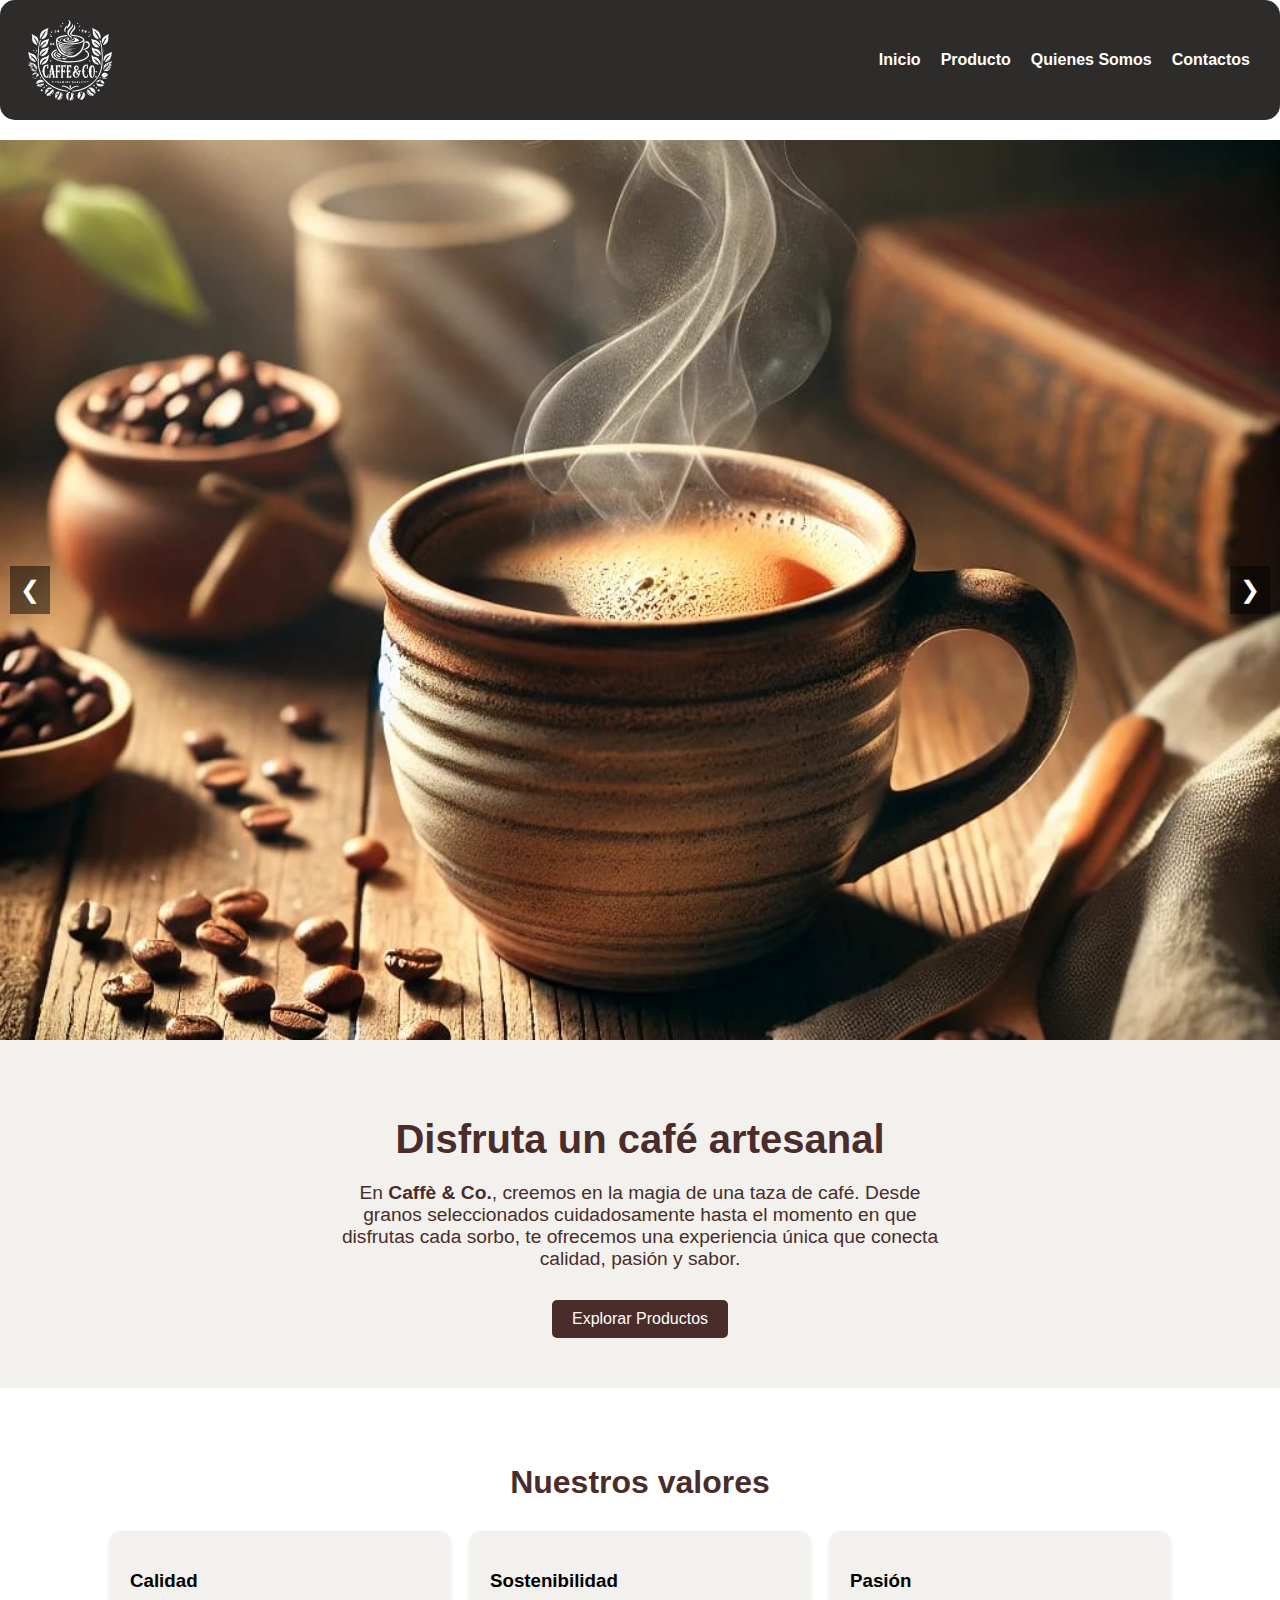
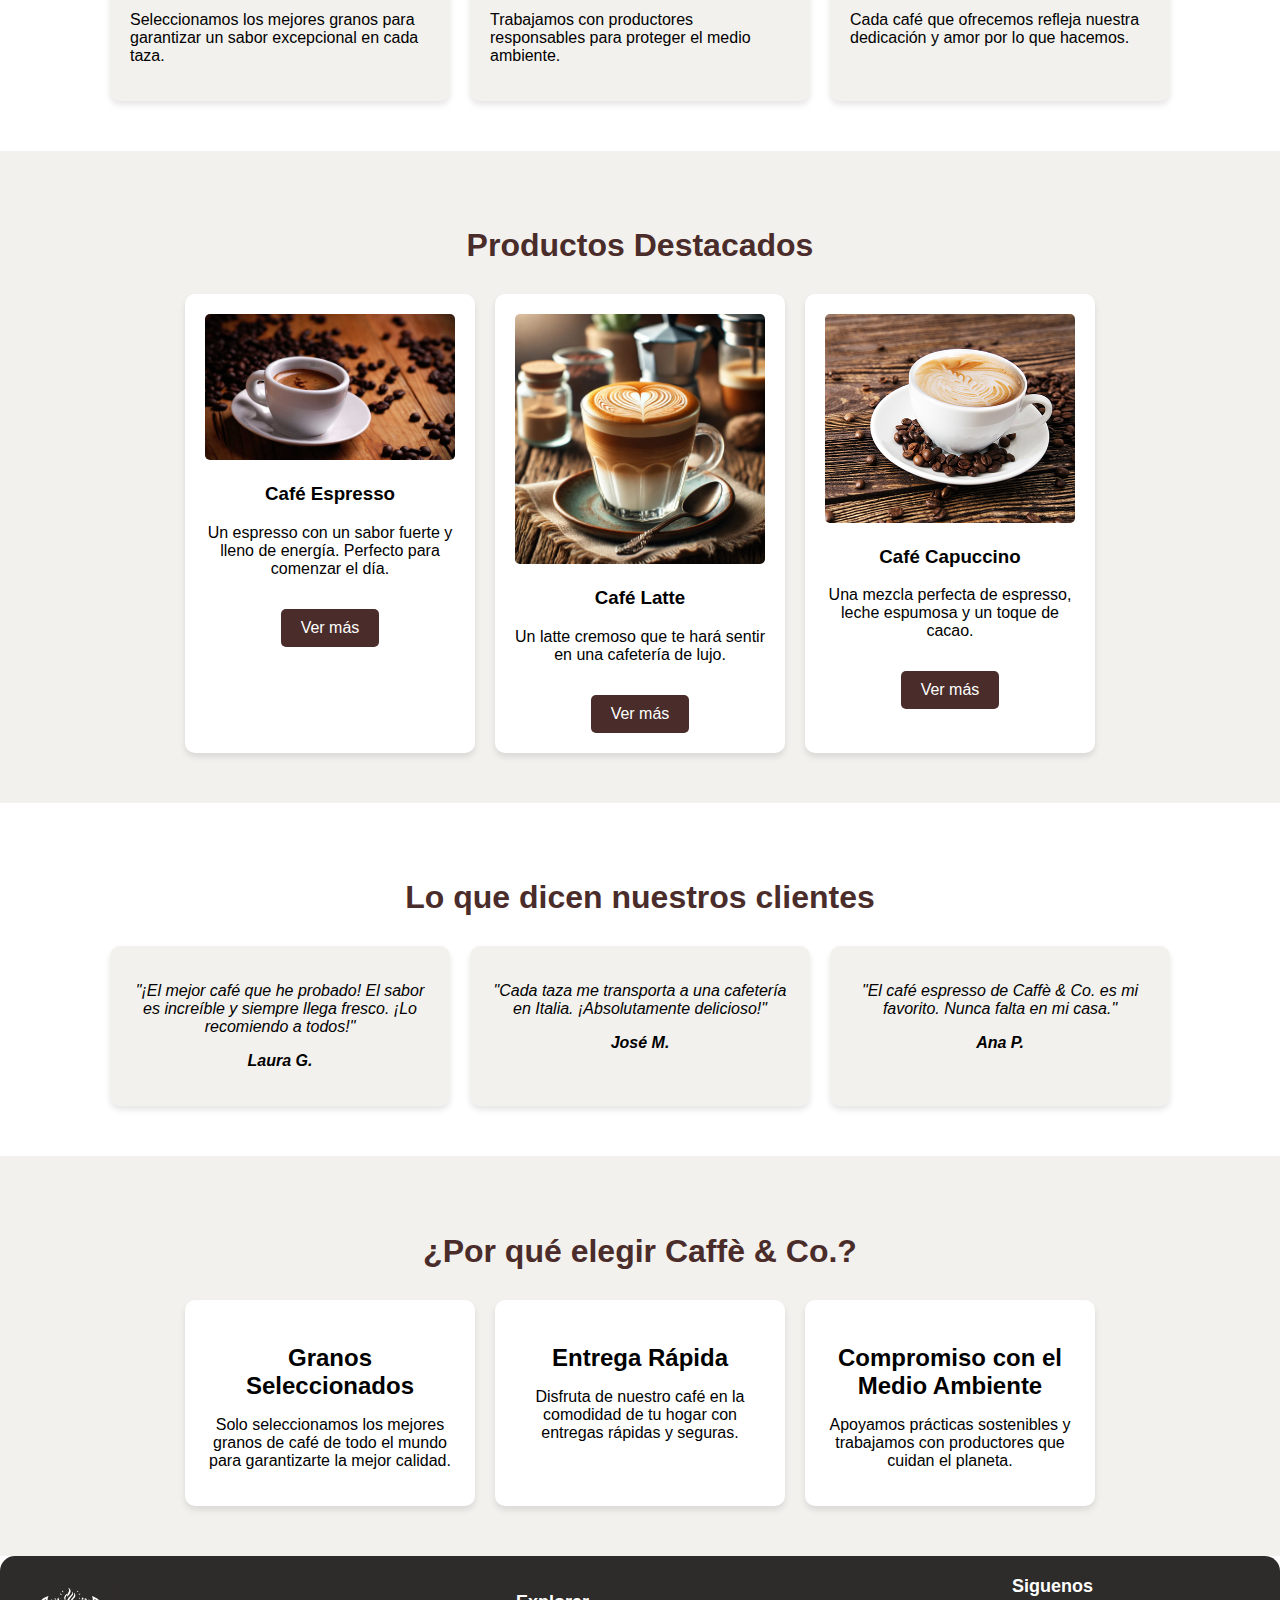
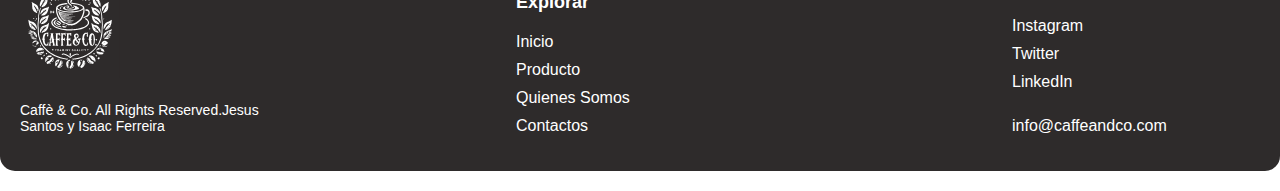
<file: index.html>
<!DOCTYPE html>
<html lang="en">
<head>
    <meta charset="UTF-8" />
    <meta name="viewport" content="width=device-width, initial-scale=1.0" />
    <title>Caffè & Co| Inicio</title>
    <link href="Css/Styles.css" rel="stylesheet" />
</head>
<body>
    <header>
        <nav class="navegacion">
            <img class="Logo-Caffe"     src="Images/Logo-Caffes.svg" alt="" />
            <div class="menu-icon" >
                <svg xmlns="http://www.w3.org/2000/svg" width="30" height="30" viewBox="0 0 30 30">
                    <path d="M0 7h30v4H0zm0 7h30v4H0zm0 7h30v4H0z" fill="#fff"/>
                </svg>
            </div>
            <div class="nav-links" id="navLinks">
                <a class="nav-link" href="index.html">Inicio</a>
                <a class="nav-link" href="producto.html">Producto</a>
                <a class="nav-link" href="quienes-somos.html">Quienes Somos</a>
                <a class="nav-link" href="contactos.html">Contactos</a>
            </div>
        </nav>
    </header>

    <section class="carousel">
        <div class="carousel-container">
          <img src="Images/Taza1.jpg" alt="" class="carousel-item">
          <img src="Images/Taza2.jpg" alt="" class="carousel-item">
          <img src="Images/Taza3.jpg" alt="" class="carousel-item">
        </div>
        <button class="carousel-button prev" onclick="changeSlide(-1)">&#10094;</button>
        <button class="carousel-button next" onclick="changeSlide(1)">&#10095;</button>
      </section>

      <section class="introduccion">
        <h1>Disfruta un café artesanal</h1>
        <p>
            En <strong>Caffè & Co.</strong>, creemos en la magia de una taza de café. Desde granos seleccionados cuidadosamente hasta 
            el momento en que disfrutas cada sorbo, te ofrecemos una experiencia única que conecta calidad, pasión y sabor.
        </p>
        <a href="producto.html" class="btn">Explorar Productos</a>
    </section>

    <section class="values">
        <h2>Nuestros valores</h2>
        <div class="value-cards">
            <div class="card">
                <h3>Calidad</h3>
                <p>Seleccionamos los mejores granos para garantizar un sabor excepcional en cada taza.</p>
            </div>
            <div class="card">
                <h3>Sostenibilidad</h3>
                <p>Trabajamos con productores responsables para proteger el medio ambiente.</p>
            </div>
            <div class="card">
                <h3>Pasión</h3>
                <p>Cada café que ofrecemos refleja nuestra dedicación y amor por lo que hacemos.</p>
            </div>
        </div>
    </section>
    
    <section class="products">
        <h2>Productos Destacados</h2>
        <div class="product-cards">
            <div class="product-card">
                <img src="Images/Cafe-espresso.jpg" alt="Café Espresso" />
                <h3>Café Espresso</h3>
                <p>Un espresso con un sabor fuerte y lleno de energía. Perfecto para comenzar el día.</p>
                <a href="producto.html" class="btn">Ver más</a>
            </div>
            <div class="product-card">
                <img src="Images/CafeLatte.jpg" alt="Café Latte" />
                <h3>Café Latte</h3>
                <p>Un latte cremoso que te hará sentir en una cafetería de lujo.</p>
                <a href="producto.html" class="btn">Ver más</a>
            </div>
            <div class="product-card">
                <img src="Images/Cafe-Cappuccino.jpg" alt="Café Capuccino" />
                <h3>Café Capuccino</h3>
                <p>Una mezcla perfecta de espresso, leche espumosa y un toque de cacao.</p>
                <a href="producto.html" class="btn">Ver más</a>
            </div>
        </div>
    </section>

    <section class="testimonials">
        <h2>Lo que dicen nuestros clientes</h2>
        <div class="testimonial-cards">
            <div class="testimonial-card">
                <p>"¡El mejor café que he probado! El sabor es increíble y siempre llega fresco. ¡Lo recomiendo a todos!"</p>
                <p><strong>Laura G.</strong></p>
            </div>
            <div class="testimonial-card">
                <p>"Cada taza me transporta a una cafetería en Italia. ¡Absolutamente delicioso!"</p>
                <p><strong>José M.</strong></p>
            </div>
            <div class="testimonial-card">
                <p>"El café espresso de Caffè & Co. es mi favorito. Nunca falta en mi casa."</p>
                <p><strong>Ana P.</strong></p>
            </div>
        </div>
    </section>
    <section class="benefits">
        <h2>¿Por qué elegir Caffè & Co.?</h2>
        <div class="benefit-cards">
            <div class="benefit-card">
                <h3>Granos Seleccionados</h3>
                <p>Solo seleccionamos los mejores granos de café de todo el mundo para garantizarte la mejor calidad.</p>
            </div>
            <div class="benefit-card">
                <h3>Entrega Rápida</h3>
                <p>Disfruta de nuestro café en la comodidad de tu hogar con entregas rápidas y seguras.</p>
            </div>
            <div class="benefit-card">
                <h3>Compromiso con el Medio Ambiente</h3>
                <p>Apoyamos prácticas sostenibles y trabajamos con productores que cuidan el planeta.</p>
            </div>
        </div>
    </section>
            
    
      


    <footer class="footer">
        <div class="footer-section">
            <img src="Images/Logo-Caffes.svg" alt="" class="footer-logo">
            <p class="footer-text">Caffè & Co. All Rights Reserved.Jesus Santos y Isaac Ferreira </p>
        </div>
        <div class="footer-section">
            <div class="footer-title">Explorar</div>
            <a href="index.html" class="footer-link">Inicio</a>
            <a href="producto.html" class="footer-link">Producto</a>
            <a href="quienes-somos.html" class="footer-link">Quienes Somos</a>
            <a href="Contactos.html" class="footer-link">Contactos</a>
        </div>

        <div class="footer-section">
            <div class="footer-title">Siguenos</div>
            <a href="#" class="footer-link">Instagram</a>
            <a href="#" class="footer-link">Twitter</a>
            <a href="#" class="footer-link">LinkedIn</a>
            <p>info@caffeandco.com</p>
        </div>
    </footer>
      
    <script src="Js/Script.js"> </script>
</body>
</html>
</file>
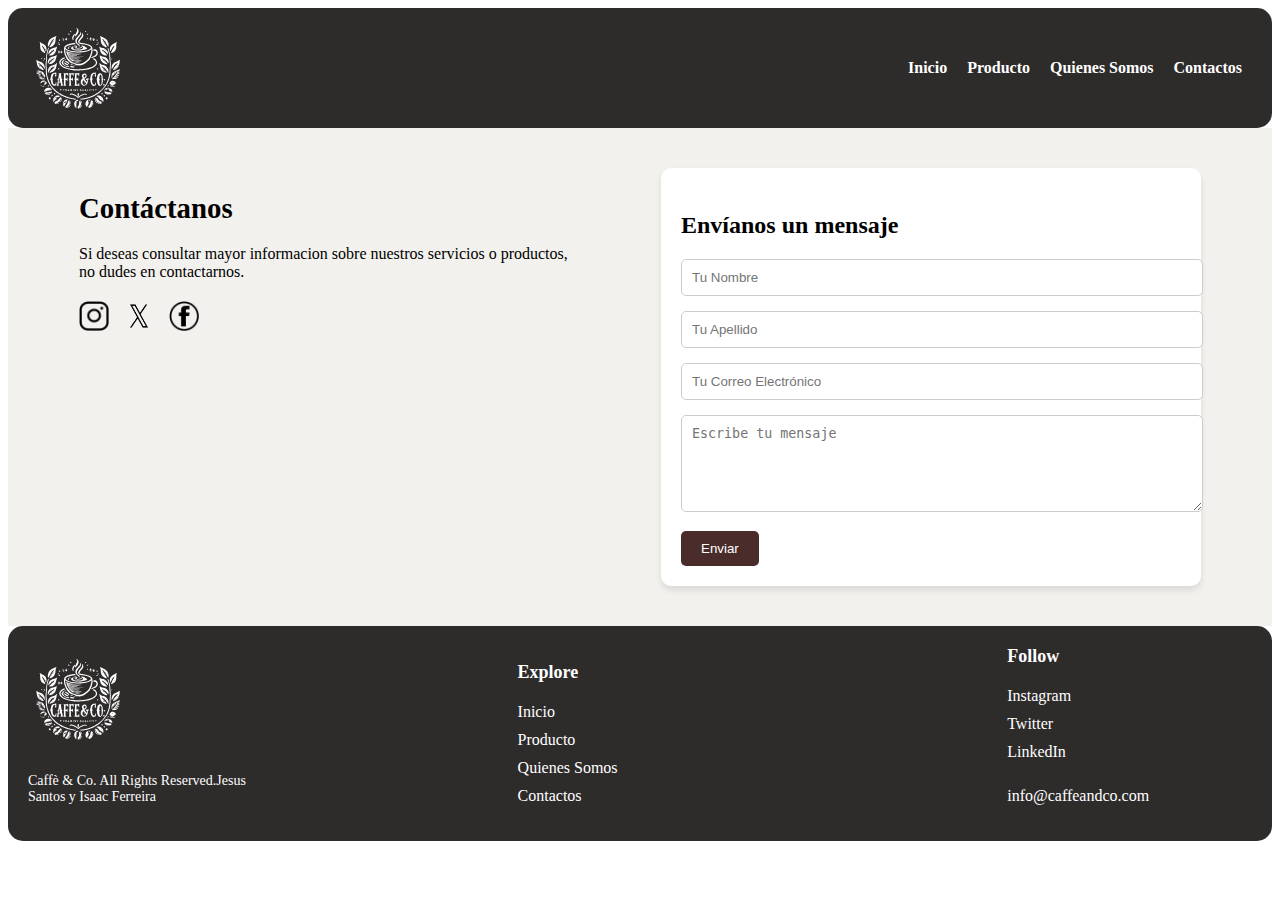
<file: contactos.html>
<!DOCTYPE html>
<html lang="en">
<head>
    <meta charset="UTF-8" />
    <meta name="viewport" content="width=device-width, initial-scale=1.0" />
    <title>Caffè & Co| Contacto</title>
    <link href="Css/Contactos.css" rel="stylesheet" />
</head>
<body>
    <header>
        <nav class="navegacion">
            <img class="Logo-Caffe" src="Images/Logo-Caffes.svg" alt="Logo Caffè & Co." />
            <div class="menu-icon" >
                <svg xmlns="http://www.w3.org/2000/svg" width="30" height="30" viewBox="0 0 30 30">
                    <path d="M0 7h30v4H0zm0 7h30v4H0zm0 7h30v4H0z" fill="#fff"/>
                </svg>
            </div>
            <div class="nav-links" id="navLinks">
                <a class="nav-link" href="index.html">Inicio</a>
                <a class="nav-link" href="producto.html">Producto</a>
                <a class="nav-link" href="quienes-somos.html">Quienes Somos</a>
                <a class="nav-link" href="contactos.html">Contactos</a>
            </div>
        </nav>
    </header>

    <section class="contact">
        <div class="contact-info">
        <h2>Contáctanos</h2>
            <p>Si deseas consultar mayor informacion sobre nuestros servicios o productos, no dudes en contactarnos.</p>
            <div class="contact-details">

                <div class="social-icons">
                    <a href="#" class="social-link">
                        <img src="Images/instagram.png" alt="Instagram" class="social-icon">
                    </a>
                    <a href="#" class="social-link">
                        <img src="Images/x.png" alt="Twitter" class="social-icon">
                    </a>
                    <a href="#" class="social-link">
                        <img src="Images/facebook.png" alt="LinkedIn" class="social-icon">
                    </a>
                </div>
            </div>
            
        </div>

        <div class="contact-form">
            <h3>Envíanos un mensaje</h3>
            <form action="#" method="">
                <input type="text" name="firstname" placeholder="Tu Nombre" required />
                <input type="text" name="lastname" placeholder="Tu Apellido" required />
                <input type="email" name="email" placeholder="Tu Correo Electrónico" required />
                <textarea name="message" placeholder="Escribe tu mensaje" rows="5" required></textarea>
                <button type="" class="btn">Enviar</button>
        </form>
        </div>
    </section>

   
    <footer class="footer">
        <div class="footer-section">
            <img src="Images/Logo-Caffes.svg" alt="" class="footer-logo">
            <p class="footer-text">Caffè & Co. All Rights Reserved.Jesus Santos y Isaac Ferreira </p>
        </div>
        <div class="footer-section">
            <div class="footer-title">Explore</div>
            <a href="#" class="footer-link">Inicio</a>
            <a href="#" class="footer-link">Producto</a>
            <a href="#" class="footer-link">Quienes Somos</a>
            <a href="#" class="footer-link">Contactos</a>
        </div>

        <div class="footer-section">
            <div class="footer-title">Follow</div>
            <a href="#" class="footer-link">Instagram</a>
            <a href="#" class="footer-link">Twitter</a>
            <a href="#" class="footer-link">LinkedIn</a>
            <p>info@caffeandco.com</p>
        </div>
    </footer>

    <script src="Js/Script.js"> </script>
</body>
</html>
</file>
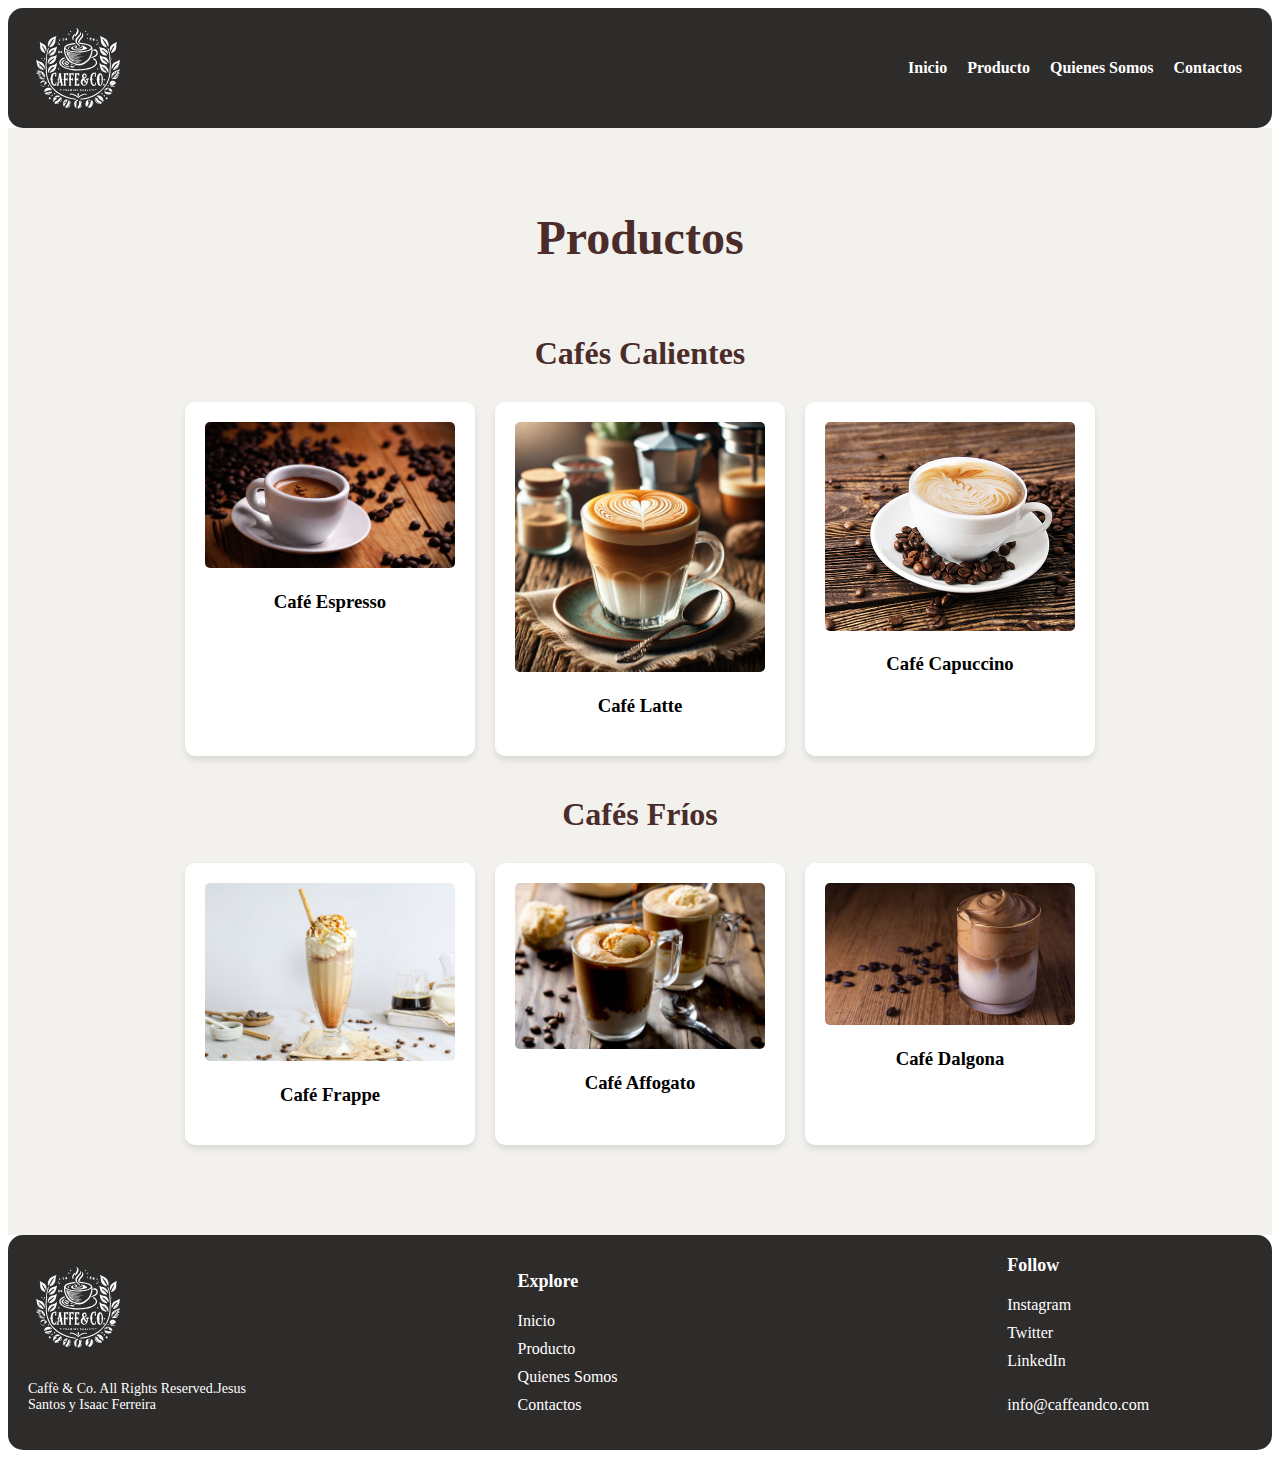
<file: producto.html>
<!DOCTYPE html>
<html lang="en">
<head>
    <meta charset="UTF-8" />
    <meta name="viewport" content="width=device-width, initial-scale=1.0" />
    <title>Caffè & Co | Productos</title>
    <link href="Css/ps.css" rel="stylesheet" />
</head>
<body>
    <header>
        <nav class="navegacion">
            <img class="Logo-Caffe" src="Images/Logo-Caffes.svg" alt="Logo de Caffè & Co." />
            <div class="menu-icon">
                <svg xmlns="http://www.w3.org/2000/svg" width="30" height="30" viewBox="0 0 30 30">
                    <path d="M0 7h30v4H0zm0 7h30v4H0zm0 7h30v4H0z" fill="#fff" />
                </svg>
            </div>
            <div class="nav-links" id="navLinks">
                <a class="nav-link" href="index.html">Inicio</a>
                <a class="nav-link" href="producto.html">Producto</a>
                <a class="nav-link" href="quienes-somos.html">Quienes Somos</a>
                <a class="nav-link" href="contactos.html">Contactos</a>
            </div>
        </nav>
    </header>

    <section class="products">
        <h1>Productos</h1>

        <h2>Cafés Calientes</h2>
        <div class="product-cards">
            <div class="product-card" data-id="espresso">
                <img src="Images/Cafe-espresso.jpg" alt="Café Espresso" />
                <h3>Café Espresso</h3>
                <div class="product-details">
                    <p>Un café espresso de alta calidad con gran aroma y cuerpo.</p>
                    <button class="buy-button">Comprar</button>
                </div>
            </div>
            <div class="product-card" data-id="latte">
                <img src="Images/CafeLatte.jpg" alt="Café Latte" />
                <h3>Café Latte</h3>
                <div class="product-details">
                    <p>Delicioso café con leche, cremoso y reconfortante.</p>
                    <button class="buy-button">Comprar</button>
                </div>
            </div>
            <div class="product-card" data-id="cappuccino">
                <img src="Images/Cafe-Cappuccino.jpg" alt="Café Capuccino" />
                <h3>Café Capuccino</h3>
                <div class="product-details">
                    <p>Café espumoso con una mezcla equilibrada de leche y espresso.</p>
                    <button class="buy-button">Comprar</button>
                </div>
            </div>
        </div>

        <h2>Cafés Fríos</h2>
        <div class="product-cards">
            <div class="product-card" data-id="frappe">
                <img src="Images/cafe-frappe.jpg" alt="Café Frappe" />
                <h3>Café Frappe</h3>
                <div class="product-details">
                    <p>Café frío batido con un toque de dulzura, perfecto para el verano.</p>
                    <button class="buy-button">Comprar</button>
                </div>
            </div>
            <div class="product-card" data-id="affogato">
                <img src="Images/cafe-affogato.png" alt="Café Affogato" />
                <h3>Café Affogato</h3>
                <div class="product-details">
                    <p>Una deliciosa mezcla de café caliente con helado de vainilla.</p>
                    <button class="buy-button">Comprar</button>
                </div>
            </div>
            <div class="product-card" data-id="dalgona">
                <img src="Images/Cafe-Dalgona.jpg" alt="Café Dalgona" />
                <h3>Café Dalgona</h3>
                <div class="product-details">
                    <p>Café espumoso y dulce, ideal para los amantes de las tendencias.</p>
                    <button class="buy-button">Comprar</button>
                </div>
            </div>
        </div>
    </section>
    
    <footer class="footer">
        <div class="footer-section">
            <img src="Images/Logo-Caffes.svg" alt="Logo" class="footer-logo" />
            <p class="footer-text">Caffè & Co. All Rights Reserved.Jesus Santos y Isaac Ferreira</p>
        </div>
        <div class="footer-section">
            <div class="footer-title">Explore</div>
            <a href="#" class="footer-link">Inicio</a>
            <a href="#" class="footer-link">Producto</a>
            <a href="#" class="footer-link">Quienes Somos</a>
            <a href="#" class="footer-link">Contactos</a>
        </div>
        <div class="footer-section">
            <div class="footer-title">Follow</div>
            <a href="#" class="footer-link">Instagram</a>
            <a href="#" class="footer-link">Twitter</a>
            <a href="#" class="footer-link">LinkedIn</a>
            <p>info@caffeandco.com</p>
        </div>
    </footer>

    <script src="Js/Script.js"></script>
</body>
</html>
</file>
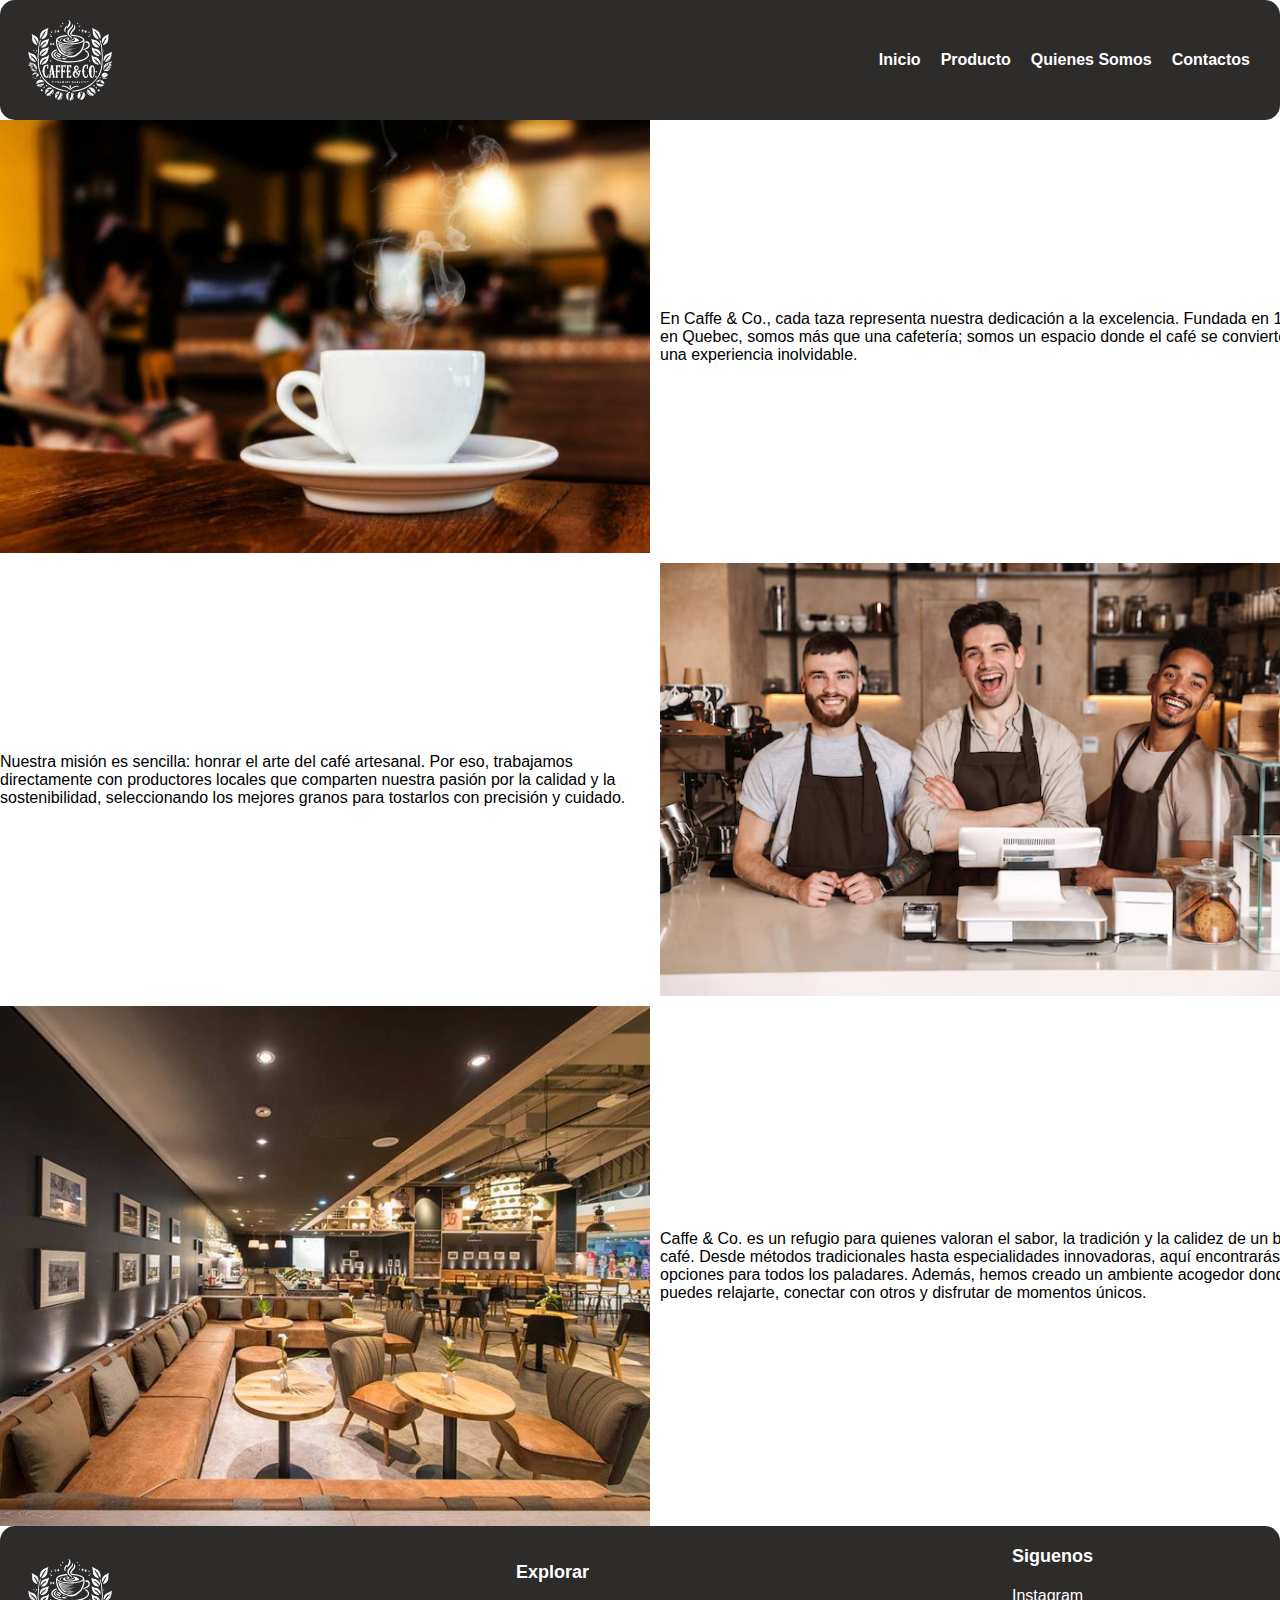
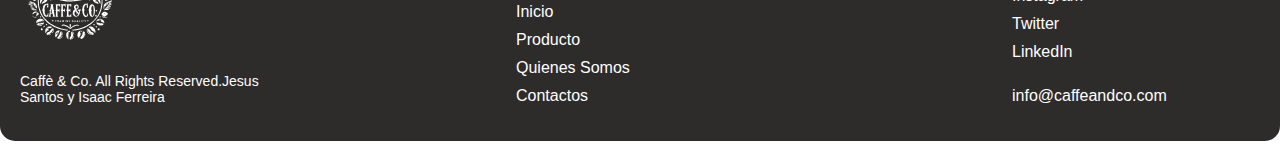
<file: quienes-somos.html>
<!DOCTYPE html>
<html lang="en">
<head>
    <meta charset="UTF-8" />
    <meta name="viewport" content="width=device-width, initial-scale=1.0" />
    <title>Caffè & Co| Quienes Somos</title>
    <link href="Css/Qs.css" rel="stylesheet" />
</head>
<body>
    <header>
        <nav class="navegacion">
            <img class="Logo-Caffe" src="Images/Logo-Caffes.svg" alt="" />
            <div class="menu-icon" >
                <svg xmlns="http://www.w3.org/2000/svg" width="30" height="30" viewBox="0 0 30 30">
                    <path d="M0 7h30v4H0zm0 7h30v4H0zm0 7h30v4H0z" fill="#fff"/>
                </svg>
            </div>
            <div class="nav-links" id="navLinks">
                <a class="nav-link" href="index.html">Inicio</a>
                <a class="nav-link" href="producto.html">Producto</a>
                <a class="nav-link" href="quienes-somos.html">Quienes Somos</a>
                <a class="nav-link" href="contactos.html">Contactos</a>
            </div>
        </nav>
    </header>
    <div class="about-us">
        <img src="Images/CafeCaliente.jpg" alt="">
        <p>En Caffe & Co., cada taza representa nuestra dedicación a la excelencia. Fundada en 1987 en Quebec, somos más que una cafetería; somos un espacio donde el café se convierte en una experiencia inolvidable.</p>
        <p>Nuestra misión es sencilla: honrar el arte del café artesanal. Por eso, trabajamos directamente con productores locales que comparten nuestra pasión por la calidad y la sostenibilidad, seleccionando los mejores granos para tostarlos con precisión y cuidado.</p>
        <img src="Images/barista.avif" alt="">
        <img src="Images/Local.jpg" alt="">
        <p>Caffe & Co. es un refugio para quienes valoran el sabor, la tradición y la calidez de un buen café. Desde métodos tradicionales hasta especialidades innovadoras, aquí encontrarás opciones para todos los paladares. Además, hemos creado un ambiente acogedor donde puedes relajarte, conectar con otros y disfrutar de momentos únicos.</p>
    </div>

    <footer class="footer">
        <div class="footer-section">
            <img src="Images/Logo-Caffes.svg" alt="" class="footer-logo">
            <p class="footer-text">Caffè & Co. All Rights Reserved.Jesus Santos y Isaac Ferreira </p>
        </div>
        <div class="footer-section">
            <div class="footer-title">Explorar</div>
            <a href="#" class="footer-link">Inicio</a>
            <a href="#" class="footer-link">Producto</a>
            <a href="#" class="footer-link">Quienes Somos</a>
            <a href="Contactos.html" class="footer-link">Contactos</a>
        </div>

        <div class="footer-section">
            <div class="footer-title">Siguenos</div>
            <a href="#" class="footer-link">Instagram</a>
            <a href="#" class="footer-link">Twitter</a>
            <a href="#" class="footer-link">LinkedIn</a>
            <p>info@caffeandco.com</p>
        </div>
    </footer>

    <script src="Js/Script.js"> </script>
</body>
</html>
</file>
<file: Css/Styles.css>
body {

    font-family: 'Arial', sans-serif;
    margin: 0;
    padding: 0;
}


.Logo-Caffe{

    height: auto;
    width: 100px;
}


.navegacion {
    display: flex;
    justify-content: space-between;
    align-items: center;
    padding: 10px 20px;
    background-color: #2E2B2B;
    position: relative;
    border-radius: 15px;
}



.nav-link {
    margin: 0 10px;
    text-decoration: none;
    color: #fff;
    font-weight: bold;
}


.nav-links {
    display: flex;
}

.nav-links a {
    display: block;
}

.menu-icon {
    display: none;
    cursor: pointer;
}

.carousel {
    position: relative;
    width: 100vw; 
    height: 100vh;
    overflow: hidden;
    margin-top:20px ;
  }
  
  .carousel-container {
    display: flex;
    transition: transform 0.5s ease-in-out;
    width: 100%; 
    height: 100%;
  }
  
  .carousel-item {
    min-width: 100%; 
    height: 100%; 
    object-fit: cover; 
  }
  
  .carousel-button {
    position: absolute;
    top: 50%;
    transform: translateY(-50%);
    background-color: rgba(0, 0, 0, 0.5);
    color: white;
    border: none;
    font-size: 24px;
    padding: 10px;
    cursor: pointer;
  }
  
  .carousel-button.prev {
    left: 10px;
  }
  
  .carousel-button.next {
    right: 10px;
  }
  
  .carousel-button:hover {
    background-color: rgba(0, 0, 0, 0.8);
  }
  
  .introduccion {
    text-align: center;
    padding: 50px 20px;
    background-color: #f3f1ed;
    color: #4a2c2a;
}

.introduccion h1 {
    font-size: 2.5rem;
    margin-bottom: 20px;
}

.introduccion p {
    font-size: 1.2rem;
    margin-bottom: 30px;
    max-width: 600px;
    margin-left: auto;
    margin-right: auto;
}

.introduccion .btn {
    display: inline-block;
    padding: 10px 20px;
    background-color: #4a2c2a;
    color: white;
    text-decoration: none;
    border-radius: 5px;
    transition: background-color 0.3s ease-in-out;
}

.introduccion .btn:hover {
    background-color: #8b4513;
}
.values {
    text-align: center;
    padding: 50px 20px;
    background-color: #ffffff;
}

.values h2 {
    font-size: 2rem;
    margin-bottom: 30px;
    color: #4a2c2a;
}

.value-cards {
    display: flex;
    justify-content: center;
    gap: 20px;
    flex-wrap: wrap;
}

.card {
    background-color: #f3f1ed;
    padding: 20px;
    border-radius: 10px;
    box-shadow: 0 4px 6px rgba(0, 0, 0, 0.1);
    width: 300px;
    text-align: left;
    transition: transform 0.3s ease, box-shadow 0.3s ease; 
}

.card:hover {
    transform: translateY(-10px); 
    box-shadow: 0 10px 20px rgba(0, 0, 0, 0.2); 
}

.products {
    text-align: center;
    padding: 50px 20px;
    background-color: #f3f1ed;
}

.products h2 {
    font-size: 2rem;
    margin-bottom: 30px;
    color: #4a2c2a;
}

.product-cards {
    display: flex;
    justify-content: center;
    gap: 20px;
    flex-wrap: wrap;
}

.product-card {
    background-color: #fff;
    padding: 20px;
    border-radius: 10px;
    box-shadow: 0 4px 6px rgba(0, 0, 0, 0.1);
    width: 250px;
    text-align: center;
    transition: transform 0.3s ease, box-shadow 0.3s ease; 
}

.product-card img {
    width: 100%;
    height: auto;
    border-radius: 5px;
}

.product-card .btn {
    display: inline-block;
    padding: 10px 20px;
    background-color: #4a2c2a;
    color: white;
    text-decoration: none;
    border-radius: 5px;
    margin-top: 15px;
    
}

.product-card .btn:hover {
    background-color: #8b4513;
    
}
.product-card:hover {
    transform: translateY(-10px); 
    box-shadow: 0 10px 20px rgba(0, 0, 0, 0.2); 
}

.testimonials {
    text-align: center;
    padding: 50px 20px;
    background-color: #fff;
}

.testimonials h2 {
    font-size: 2rem;
    margin-bottom: 30px;
    color: #4a2c2a;
}

.testimonial-cards {
    display: flex;
    justify-content: center;
    gap: 20px;
    flex-wrap: wrap;
}

.testimonial-card {
    background-color: #f3f1ed;
    padding: 20px;
    border-radius: 10px;
    box-shadow: 0 4px 6px rgba(0, 0, 0, 0.1);
    width: 300px;
    text-align: center;
}

.testimonial-card p {
    font-style: italic;
}

.benefits {
    text-align: center;
    padding: 50px 20px;
    background-color: #f3f1ed;
}

.benefits h2 {
    font-size: 2rem;
    margin-bottom: 30px;
    color: #4a2c2a;
}

.benefit-cards {
    display: flex;
    justify-content: center;
    gap: 20px;
    flex-wrap: wrap;
}

.benefit-card {
    background-color: #fff;
    padding: 20px;
    border-radius: 10px;
    box-shadow: 0 4px 6px rgba(0, 0, 0, 0.1);
    width: 250px;
    text-align: center;
}

.benefit-card h3 {
    font-size: 1.5rem;
    margin-bottom: 10px;
}

.benefit-card p {
    font-size: 1rem;
}



.footer {
    display: flex;
    flex-wrap: wrap;
    justify-content: space-between;
    align-items: center;
    padding: 20px;
    background-color:   #2E2B2B;
    margin-bottom: 20px;
    color: #fff;
    border-radius: 15px;
  }
  
  .footer-section {
    width: 20%;
    display: flex;
    flex-direction: column;
    gap: 10px;
  }
  
  .footer-logo {
    width: 100px;
    height: auto;
  }
  
  .footer-text {
    font-size: 14px;
  }
  
  .footer-title {
    font-size: 18px;
    font-weight: bold;
    margin-bottom: 10px;
  }
  
  .footer-link {
    text-decoration: none;
    color: #fff;
  }
  
  .footer-link:hover {
    text-decoration: underline;
  }
  



  @media (max-width: 500px){
    header {
        height: 45px;
    }
    
    .navegacion {
        flex-direction: row;
        justify-content: space-between;
    }

    .nav-link {
        margin: 5px 0;
        font-size: 14px;
    }

    .navegacion img.Logo-Caffe {
        max-width: 80px;
    }


    .menu-icon {
        display: block;
        position: absolute;
        right: 20px; 
        top: 50%;
        transform: translateY(-50%);
        cursor: pointer;
    }

    .nav-links {
        display: none;
        width: 100%;
        text-align: center;
        margin-top: 10px;
        position: absolute;
        top: 100%; 
        left: 0;
        background-color: #2E2B2B;
        z-index: 100;
    }


    .nav-links.active {
        display: block;
    }

    .nav-links a {
        padding: 10px 0;
        border-top: 1px solid #fff;
    }
   
    .carousel{
        margin-top: 100px;
    }


    .product-cards, .value-cards, .testimonial-cards, .benefit-cards {
        flex-direction: column;
        align-items: center;
    }

    .product-card, .card, .testimonial-card, .benefit-card {
        width: 80%;
        margin: 10px 0;
    }

    .footer {
        flex-direction: column; 
        align-items: center; 
    }

    .footer-logo{
        margin: 0 auto;
    }
    
    .footer-section {
        width: 100%; 
        margin-bottom: 10px; 
        text-align: center; 
    }
}
</file>
<file: Css/Contactos.css>
.Logo-Caffe {
    height: auto;
    width: 100px;
}

.navegacion {
    display: flex;
    justify-content: space-between;
    align-items: center;
    padding: 10px 20px;
    background-color: #2E2B2B;
    position: relative;
    border-radius: 15px;
}

.nav-link {
    margin: 0 10px;
    text-decoration: none;
    color: #fff;
    font-weight: bold;
}

.nav-links {
    display: flex;
}

.nav-links a {
    display: block;
}

.menu-icon {
    display: none;
    cursor: pointer;
}


.contact {
    display: flex;
    flex-wrap: wrap;
    gap: 20px; 
    padding: 40px;
    background-color: #f3f1ed;
}

.contact-info, .contact-form {
    width: 100%; 
    max-width: 500px; 
    margin: 0 auto; 
}

.contact-info h2 {
    font-size: 1.8rem;
    margin-bottom: 20px;
}

.contact-details {
    font-size: 1.2rem;
    margin-top: 20px;
}

.contact-details a {
    text-decoration: none;
    color: #4a2c2a;
}

.social-icons {
    display: flex;
    gap: 15px;
    margin-top: 10px;
}

.social-link {
    display: inline-block;
}

.social-icon {
    width: 30px;
    height: 30px;
    transition: transform 0.3s ease;
}

.social-icon:hover {
    transform: scale(1.1); 
}

.contact-form {
    background-color: #fff;
    padding: 20px;
    border-radius: 10px;
    box-shadow: 0 4px 6px rgba(0, 0, 0, 0.1);
}

.contact-form h3 {
    font-size: 1.5rem;
    margin-bottom: 20px;
}

.contact-form input,
.contact-form textarea {
    width: 100%;
    padding: 10px;
    margin-bottom: 15px;
    border-radius: 5px;
    border: 1px solid #ccc;
}

.contact-form button {
    padding: 10px 20px;
    background-color: #4a2c2a;
    color: white;
    border: none;
    border-radius: 5px;
    cursor: pointer;
}

.contact-form button:hover {
    background-color: #8b4513;
}

.footer {
    display: flex;
    flex-wrap: wrap;
    justify-content: space-between;
    align-items: center;
    padding: 20px;
    background-color:   #2E2B2B;
    margin-bottom: 20px;
    color: #fff;
    border-radius: 15px;
  }
  
  .footer-section {
    width: 20%;
    display: flex;
    flex-direction: column;
    gap: 10px;
  }
  
  .footer-logo {
    width: 100px;
    height: auto;
  }
  
  .footer-text {
    font-size: 14px;
  }
  
  .footer-title {
    font-size: 18px;
    font-weight: bold;
    margin-bottom: 10px;
  }
  
  .footer-link {
    text-decoration: none;
    color: #fff;
  }
  
  .footer-link:hover {
    text-decoration: underline;
  }


@media (max-width: 500px) {
    .navegacion {
        flex-direction: row; 
        justify-content: space-between;
    }

    .nav-link {
        margin: 5px 0;
        font-size: 14px;
    }

    .navegacion img.Logo-Caffe {
        max-width: 80px;
    }

    .menu-icon {
        display: block;
        position: absolute;
        right: 20px; 
        top: 50%;
        transform: translateY(-50%);
        cursor: pointer;
    }


    .nav-links {
        display: none;
        width: 100%;
        text-align: center;
        margin-top: 10px;
        position: absolute;
        top: 100%;
        left: 0;
        background-color: #000;
        z-index: 100;
    }


    .nav-links.active {
        display: block;
    }

    .nav-links a {
        padding: 10px 0;
        border-top: 1px solid #fff;
    }

    .contact {
        flex-direction: column;
    }

    .contact-info, .contact-form {
        width: 100%; 
    }

    .footer {
        flex-direction: column; 
        align-items: center; 
    }

    .footer-logo{
        margin: 0 auto;
    }
    
    .footer-section {
        width: 100%; 
        margin-bottom: 10px; 
        text-align: center; 
    }
}
</file>
<file: Css/ps.css>
.Logo-Caffe{

    height: auto;
    width: 100px;
}


.navegacion {
    display: flex;
    justify-content: space-between;
    align-items: center;
    padding: 10px 20px;
    background-color: #2e2b2b;
    position: relative;
    border-radius: 15px;
}



.nav-link {
    margin: 0 10px;
    text-decoration: none;
    color: #fff;
    font-weight: bold;
}


.nav-links {
    display: flex;
}

.nav-links a {
    display: block;
}

.menu-icon {
    display: none;
    cursor: pointer;
}

.products {
    text-align: center;
    padding: 50px 20px;
    background-color: #f3f1ed;

}

.products h1 {
    font-size: 3rem;
    margin-bottom: 70px;
    color: #4a2c2a;
} 

.products h2 {
    font-size: 2rem;
    margin-bottom: 30px;
    color: #4a2c2a;
}

.product-cards {
    display: flex;
    justify-content: center;
    gap: 20px;
    flex-wrap: wrap;
    margin-bottom: 40px;
}

.product-card {
    background-color: #fff;
    padding: 20px;
    border-radius: 10px;
    box-shadow: 0 4px 6px rgba(0, 0, 0, 0.1);
    width: 250px;
    text-align: center;
    transition: transform 0.3s ease, box-shadow 0.3s ease; 
}

.product-card img {
    width: 100%;
    height: auto;
    border-radius: 5px;

}
.product-card:hover {
    transform: translateY(-10px); 
    box-shadow: 0 10px 20px rgba(0, 0, 0, 0.2); 
}

.product-details {
    display: none;
    margin-top: 10px;
    text-align: center;
}

.product-card.active .product-details {
    display: block;
}

.product-card.active {
    transform: scale(1.1);
    box-shadow: 0 15px 25px rgba(0, 0, 0, 0.3);
}

.buy-button {
    background-color: #4a2c2a;
    color: white;
    border: none;
    padding: 10px 20px;
    border-radius: 5px;
    cursor: pointer;
}

.buy-button:hover {
    background-color: #7a4f4c;
}



.footer {
    display: flex;
    flex-wrap: wrap;
    justify-content: space-between;
    align-items: center;
    padding: 20px;
    background-color:   #2E2B2B;
    margin-bottom: 20px;
    color: #fff;
    border-radius: 15px;
  }
  
  .footer-section {
    width: 20%;
    display: flex;
    flex-direction: column;
    gap: 10px;
  }
  
  .footer-logo {
    width: 100px;
    height: auto;
  }
  
  .footer-text {
    font-size: 14px;
  }
  
  .footer-title {
    font-size: 18px;
    font-weight: bold;
    margin-bottom: 10px;
  }
  
  .footer-link {
    text-decoration: none;
    color: #fff;
  }
  
  .footer-link:hover {
    text-decoration: underline;
  }

@media (max-width: 500px) {
    .navegacion {
        flex-direction: row; 
        justify-content: space-between;
    }

    .nav-link {
        margin: 5px 0;
        font-size: 14px;
    }

    .navegacion img.Logo-Caffe {
        max-width: 80px;
    }

    .menu-icon {
        display: block;
        position: absolute;
        right: 20px; 
        top: 50%;
        transform: translateY(-50%);
        cursor: pointer;
    }


    .nav-links {
        display: none;
        width: 100%;
        text-align: center;
        margin-top: 10px;
        position: absolute;
        top: 100%;
        left: 0;
        background-color: #2E2B2B;
        z-index: 100;
    }


    .nav-links.active {
        display: block;
    }

    .nav-links a {
        padding: 10px 0;
        border-top: 1px solid #fff;
    }

    p {
        font-size: 4vw;
    }


    img {
        max-width: 100%;
        height: auto;
    }

    .footer {
        flex-direction: column; 
        align-items: center; 
    }

    .footer-logo{
        margin: 0 auto;
    }
    
    .footer-section {
        width: 100%; 
        margin-bottom: 10px; 
        text-align: center; 
    }
    
}
</file>
<file: Css/Qs.css>
body {
    font-family: 'Arial', sans-serif;
    margin: 0;
    padding: 0;
}

.Logo-Caffe {
    height: auto;
    width: 100px;
}

.navegacion {
    display: flex;
    justify-content: space-between;
    align-items: center;
    padding: 10px 20px;
    background-color: #2E2B2B;
    position: relative;
    border-radius: 15px;
}

.nav-link {
    margin: 0 10px;
    text-decoration: none;
    color: #fff;
    font-weight: bold;
}

.nav-links {
    display: flex;
}

.nav-links a {
    display: block;
}

.menu-icon {
    display: none; 
    position: absolute;
    right: 20px;
    top: 50%;
    transform: translateY(-50%);
    cursor: pointer;
}

.about-us {
    display: grid;
    align-items: center;
    grid-template-columns: repeat(2, 1fr);
    gap: 10px;
}

.about-us img {
    width: 650px; 
    height: auto;
}

.footer {
    display: flex;
    flex-wrap: wrap;
    justify-content: space-between;
    align-items: center;
    padding: 20px;
    background-color: #2E2B2B;
    margin-bottom: 20px;
    color: #fff;
    border-radius: 15px;
}

.footer-section {
    width: 20%;
    display: flex;
    flex-direction: column;
    gap: 10px;
}

.footer-logo {
    width: 100px;
    height: auto;
}

.footer-text {
    font-size: 14px;
}

.footer-title {
    font-size: 18px;
    font-weight: bold;
    margin-bottom: 10px;
}

.footer-link {
    text-decoration: none;
    color: #fff;
}

.footer-link:hover {
    text-decoration: underline;
}

@media (max-width: 500px) {
    .navegacion {
        flex-direction: row; 
        justify-content: space-between;
    }

    .nav-link {
        margin: 5px 0;
        font-size: 14px;
    }

    .navegacion img.Logo-Caffe {
        max-width: 80px;
    }

    .menu-icon {
        display: block; 
    }

    .nav-links {
        display: none;
        width: 100%;
        text-align: center;
        margin-top: 10px;
        position: absolute;
        top: 100%;
        left: 0;
        background-color: #2e2b2b;
        z-index: 100;
    }

    .nav-links.active {
        display: block;
    }

    .nav-links a {
        padding: 10px 0;
        border-top: 1px solid #fff;
    }

    p { 
        font-size: 4vw;
    }

    .about-us img {
        max-width: 100%;
        height: auto;
    }

    .footer {
        flex-direction: column; 
        align-items: center; 
    }

    .footer-logo {
        margin: 0 auto;
    }
    
    .footer-section {
        width: 100%; 
        margin-bottom: 10px; 
        text-align: center; 
    }
}
</file>
